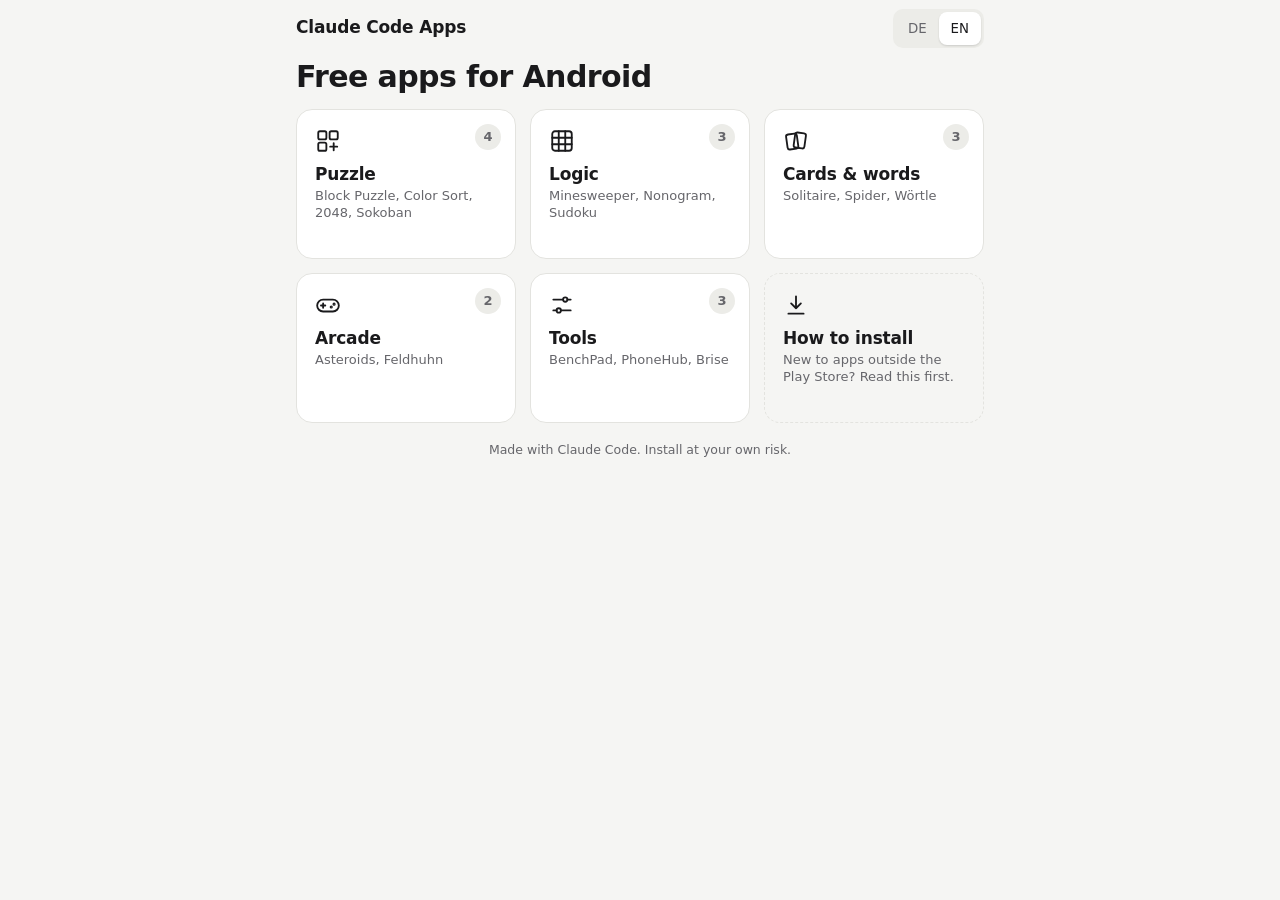
<file: index.html>
<!doctype html><html lang="en"><head><meta charset="utf-8"><meta name="viewport" content="width=device-width,initial-scale=1">
<title>Claude Code Apps</title><link rel="stylesheet" href="style.css"></head>
<body data-page="index"><div id="root"></div><script src="apps.js"></script><script src="site.js"></script></body></html>
</file>
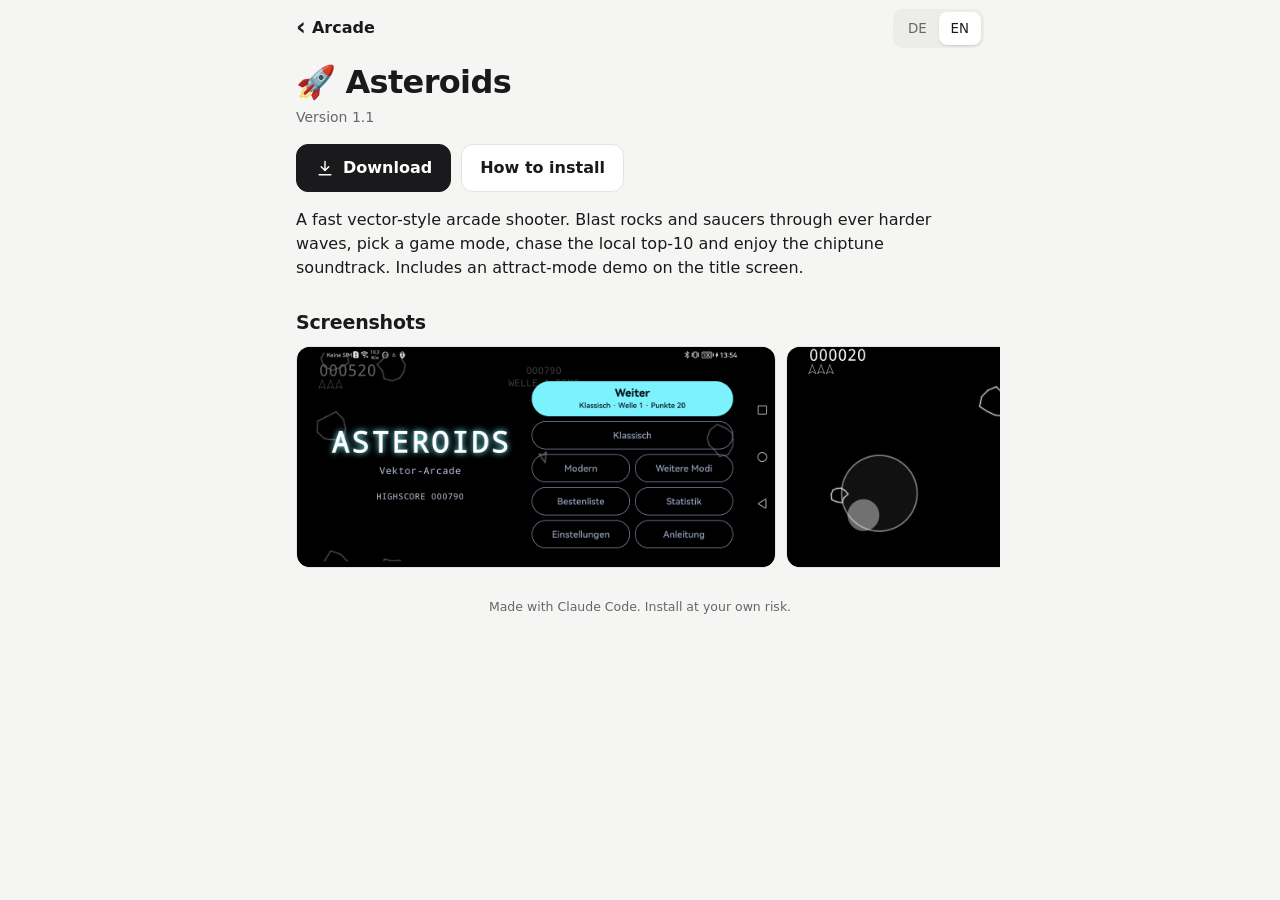
<file: app.html>
<!doctype html><html lang="en"><head><meta charset="utf-8"><meta name="viewport" content="width=device-width,initial-scale=1">
<title>Claude Code Apps</title><link rel="stylesheet" href="style.css"></head>
<body data-page="app"><div id="root"></div><script src="apps.js"></script><script src="site.js"></script></body></html>
</file>
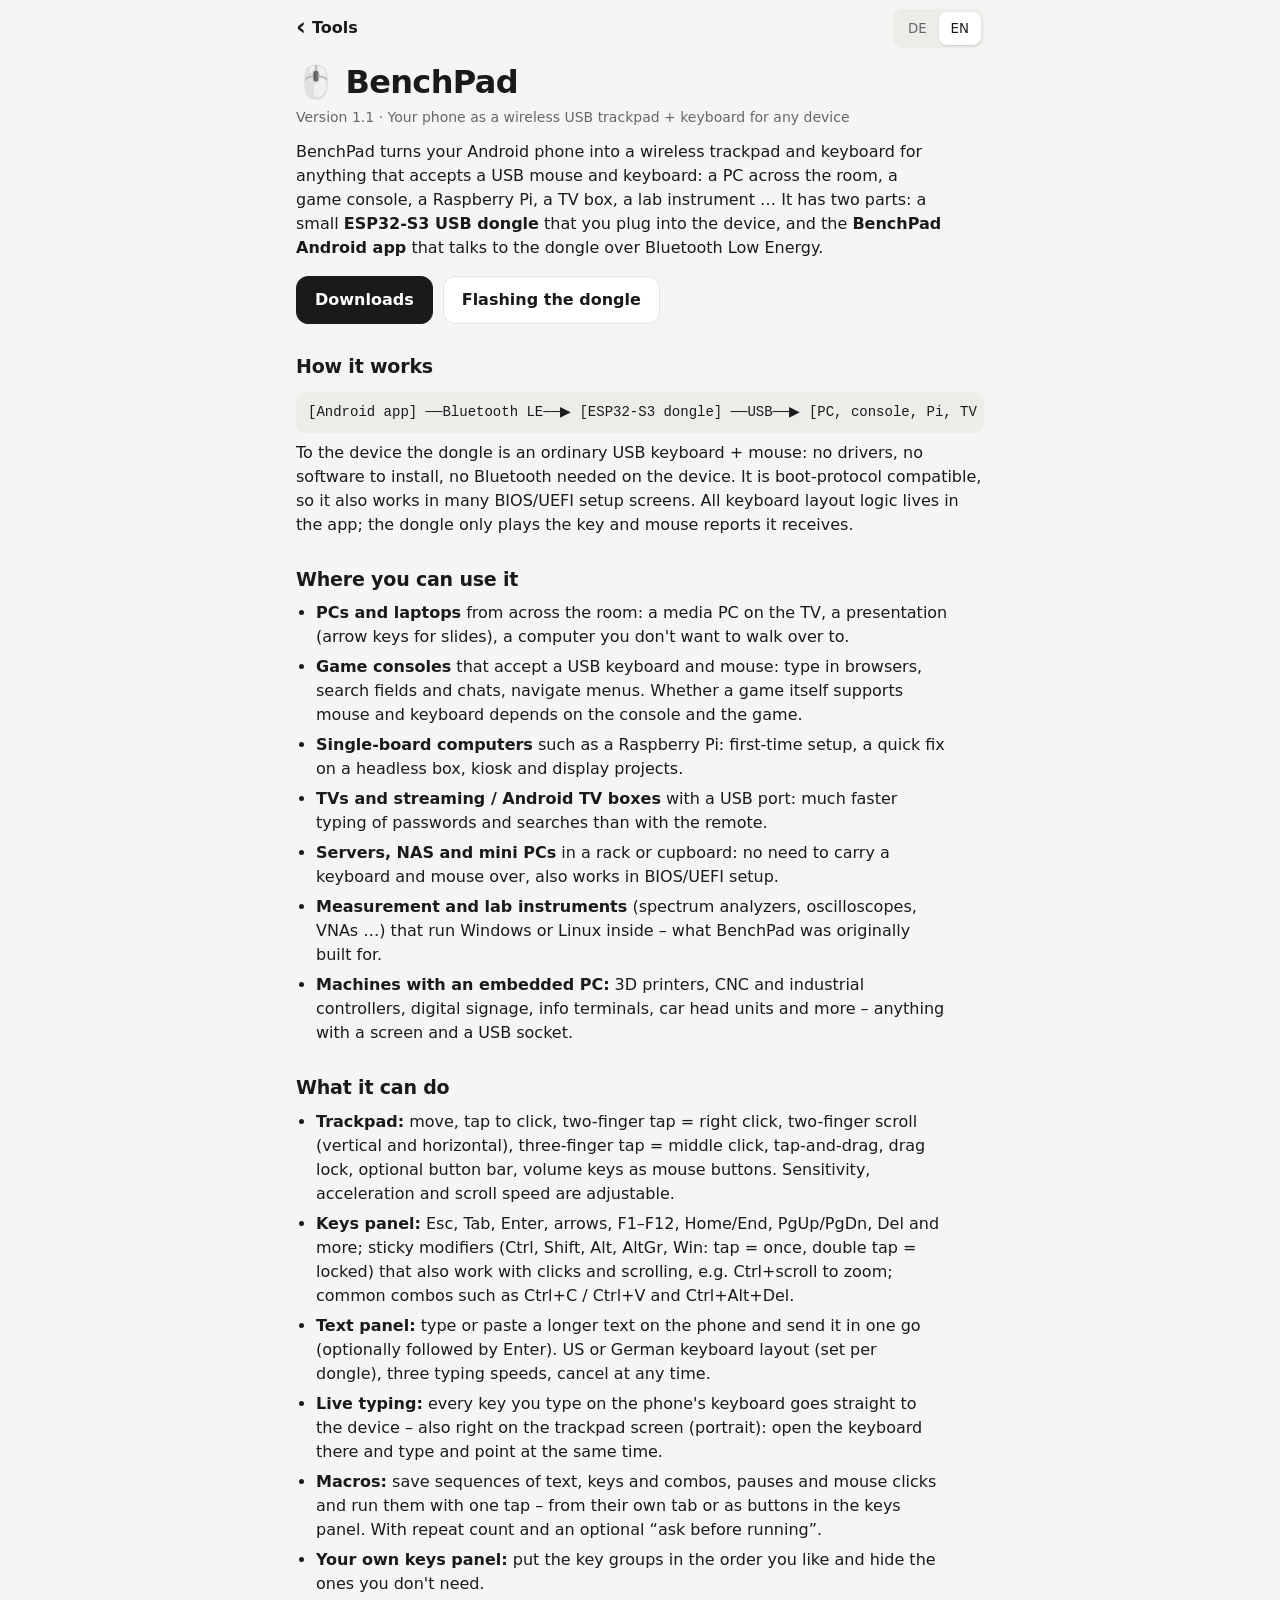
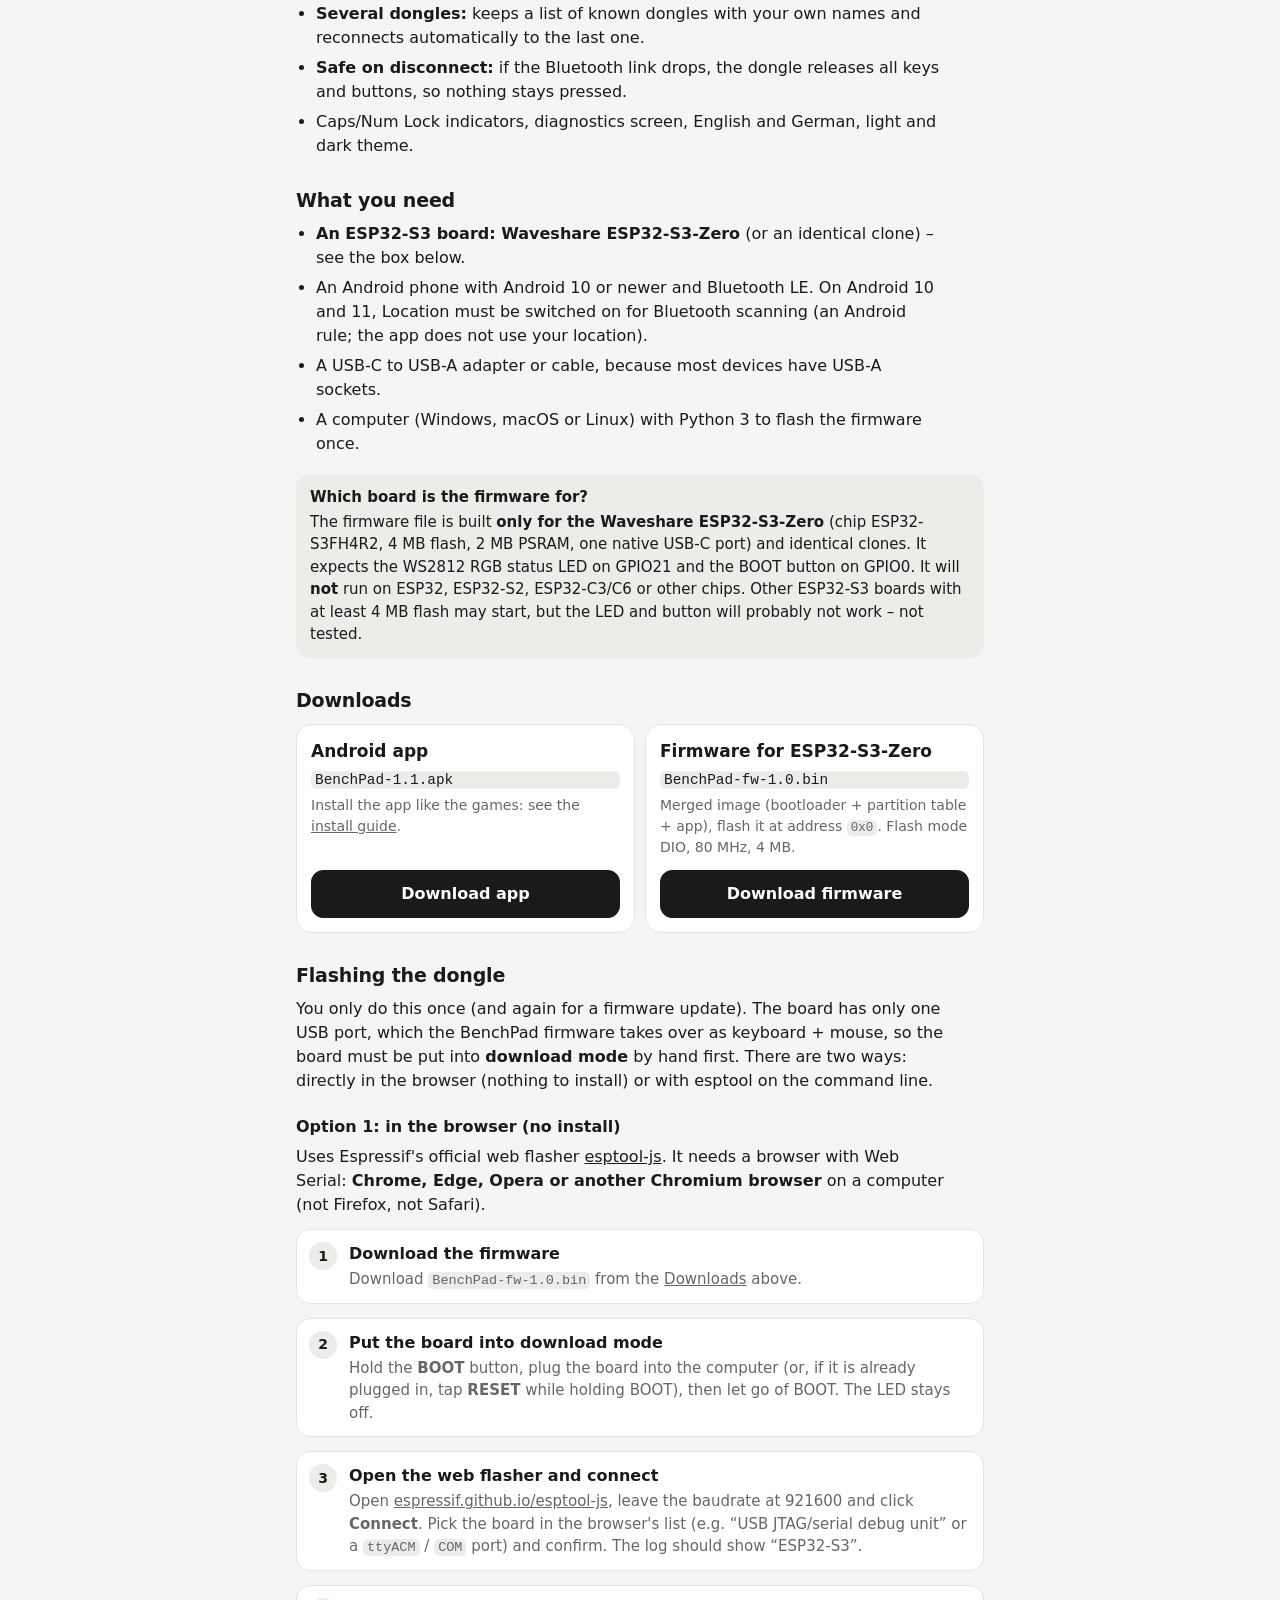
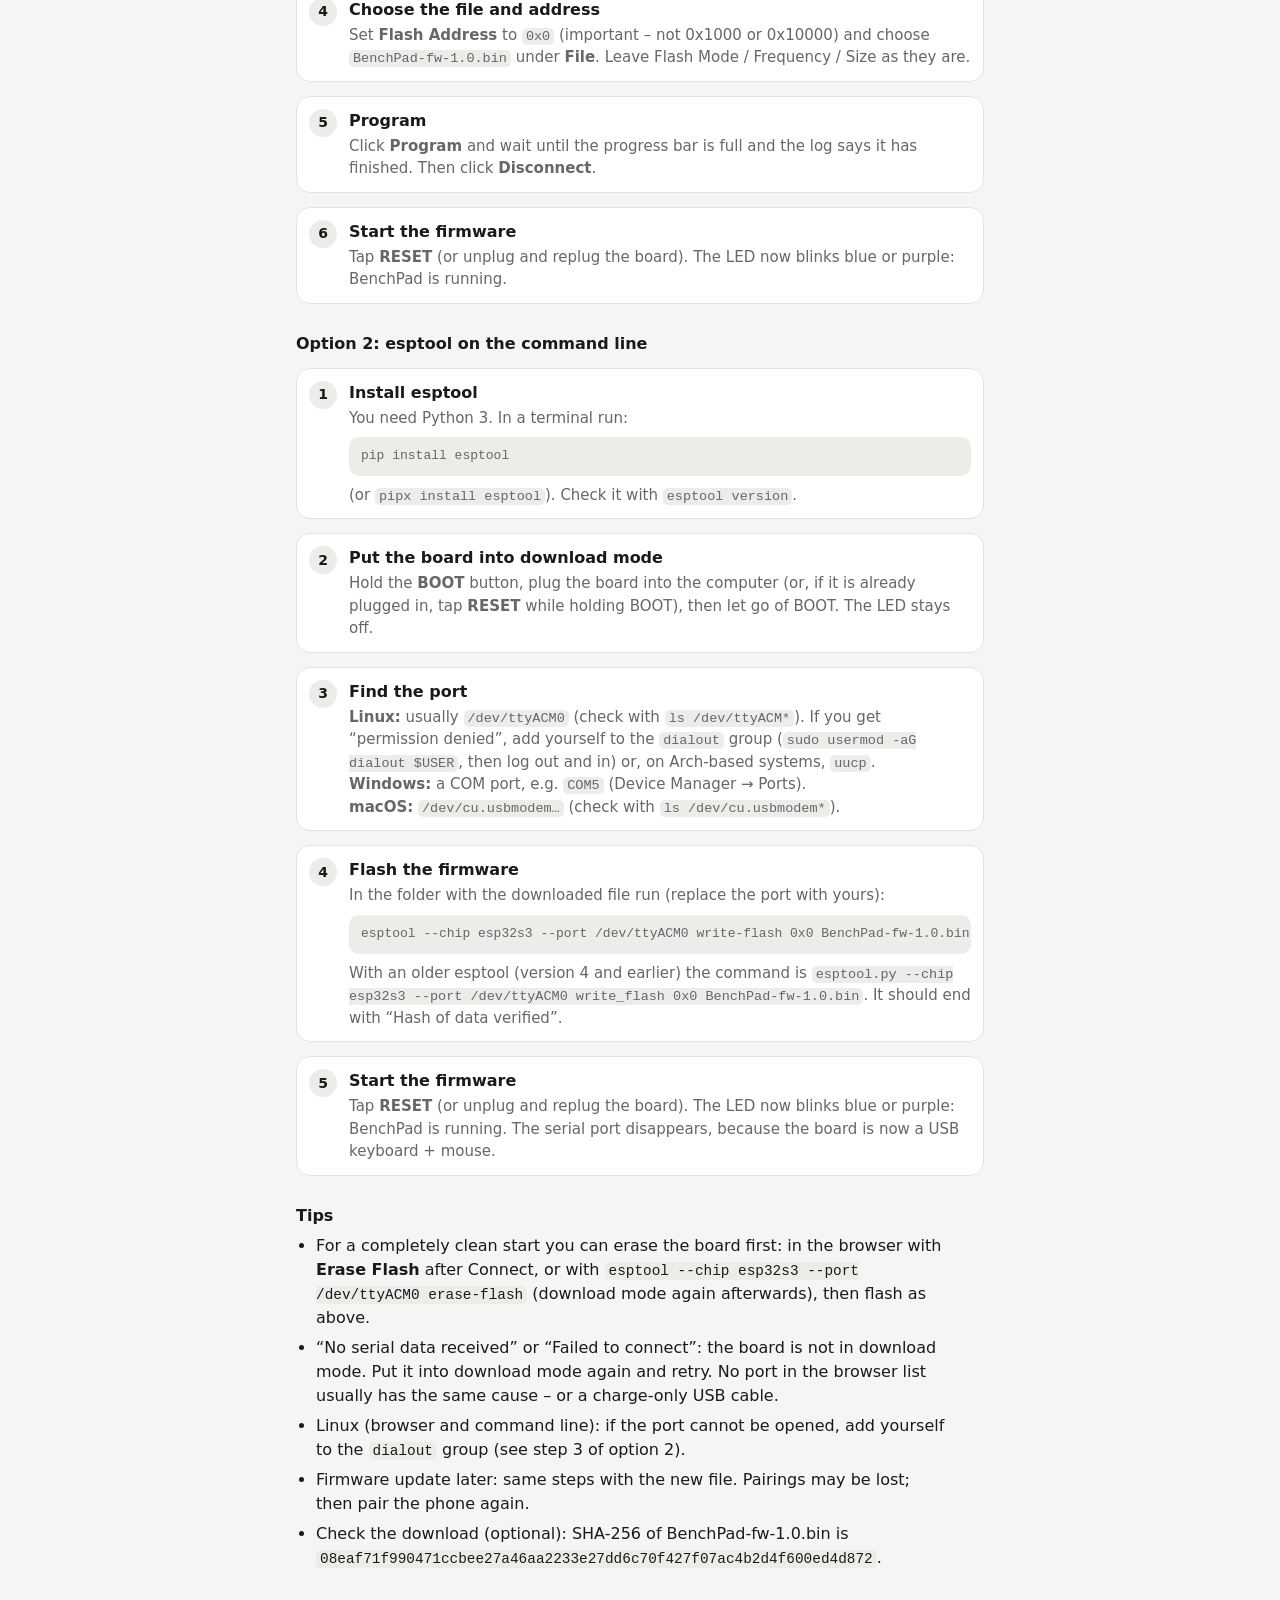
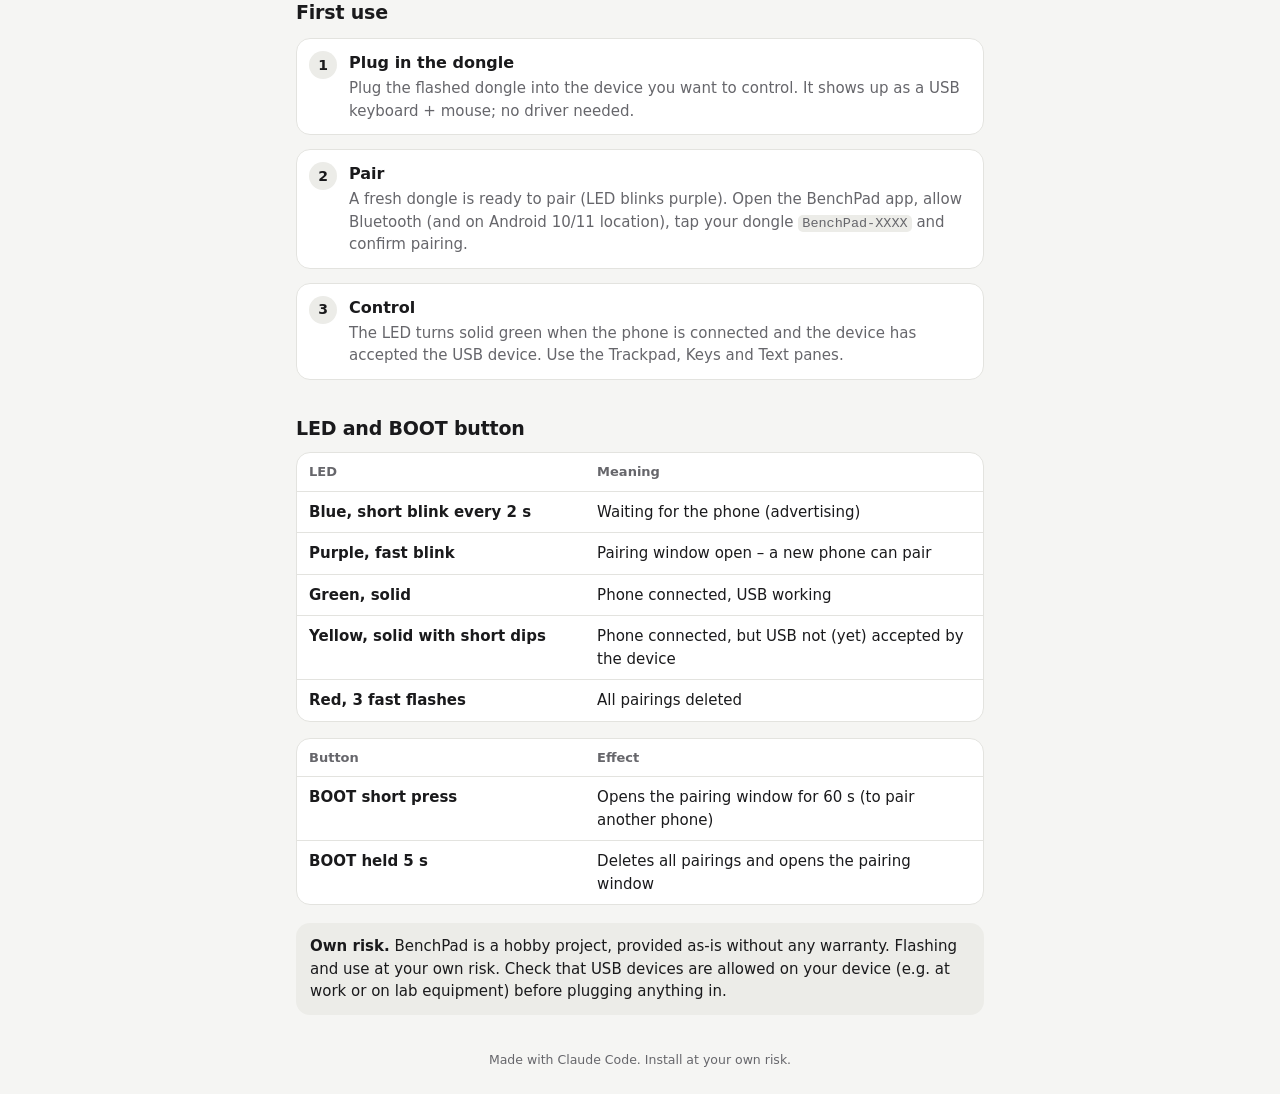
<file: benchpad.html>
<!doctype html><html lang="en"><head><meta charset="utf-8"><meta name="viewport" content="width=device-width,initial-scale=1">
<title>Claude Code Apps</title><link rel="stylesheet" href="style.css"></head>
<body data-page="benchpad"><div id="root"></div><script src="apps.js"></script><script src="benchpad.js"></script><script src="site.js"></script></body></html>
</file>
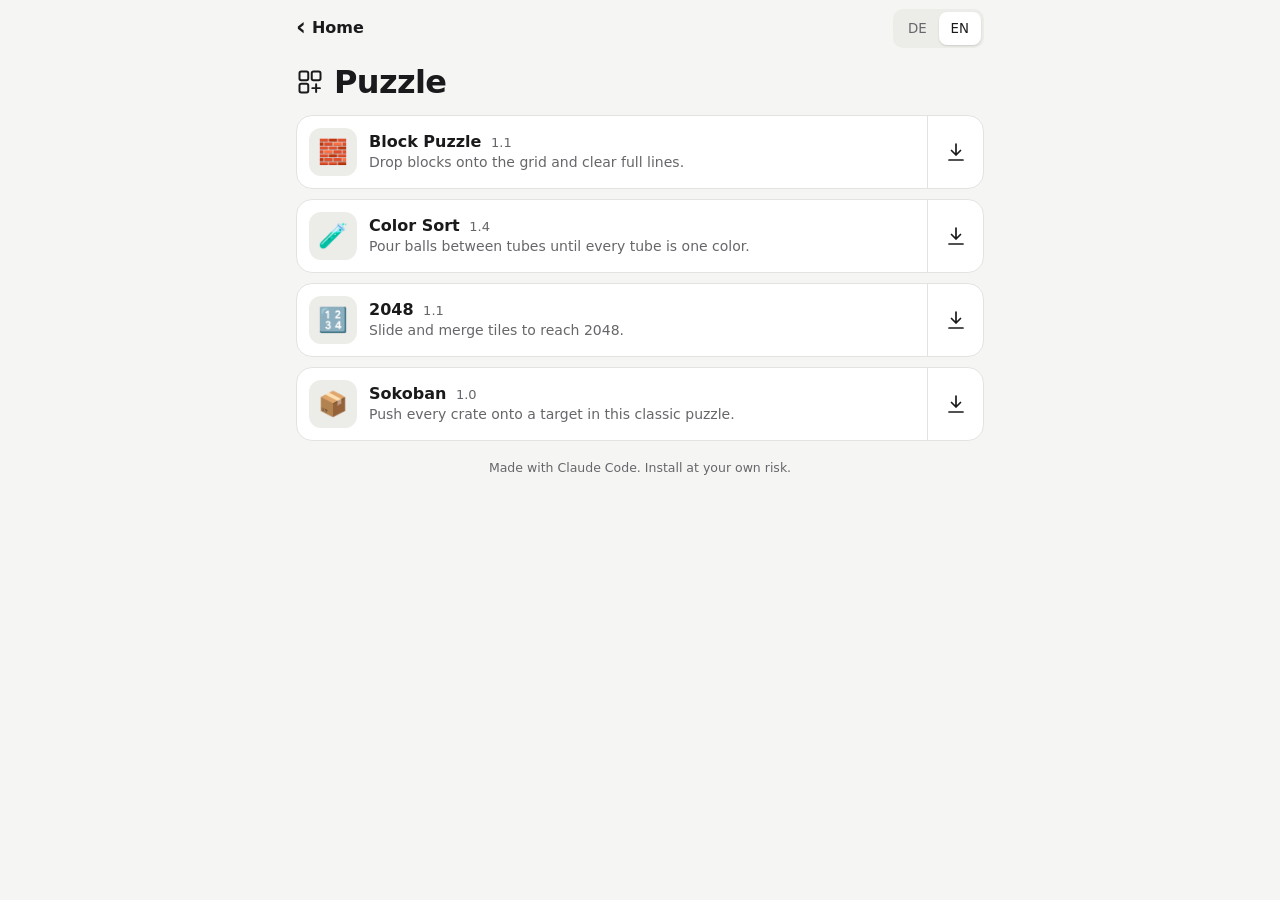
<file: cat.html>
<!doctype html><html lang="en"><head><meta charset="utf-8"><meta name="viewport" content="width=device-width,initial-scale=1">
<title>Claude Code Apps</title><link rel="stylesheet" href="style.css"></head>
<body data-page="cat"><div id="root"></div><script src="apps.js"></script><script src="site.js"></script></body></html>
</file>
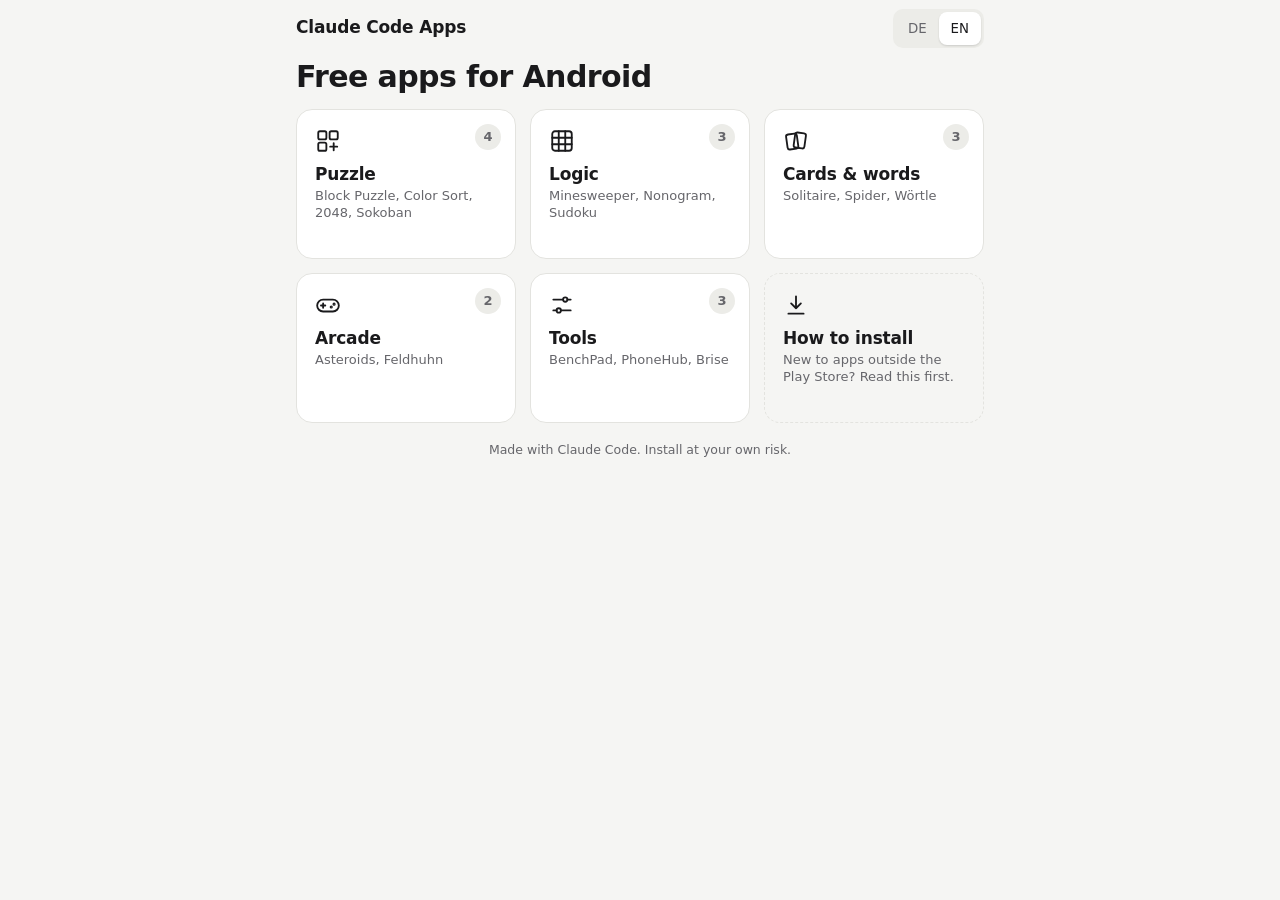
<file: games.html>
<!doctype html><html lang="en"><head><meta charset="utf-8"><meta name="viewport" content="width=device-width,initial-scale=1">
<title>Claude Code Apps</title><link rel="stylesheet" href="style.css"></head>
<body data-page="games"><div id="root"></div><script src="apps.js"></script><script src="site.js"></script></body></html>
</file>
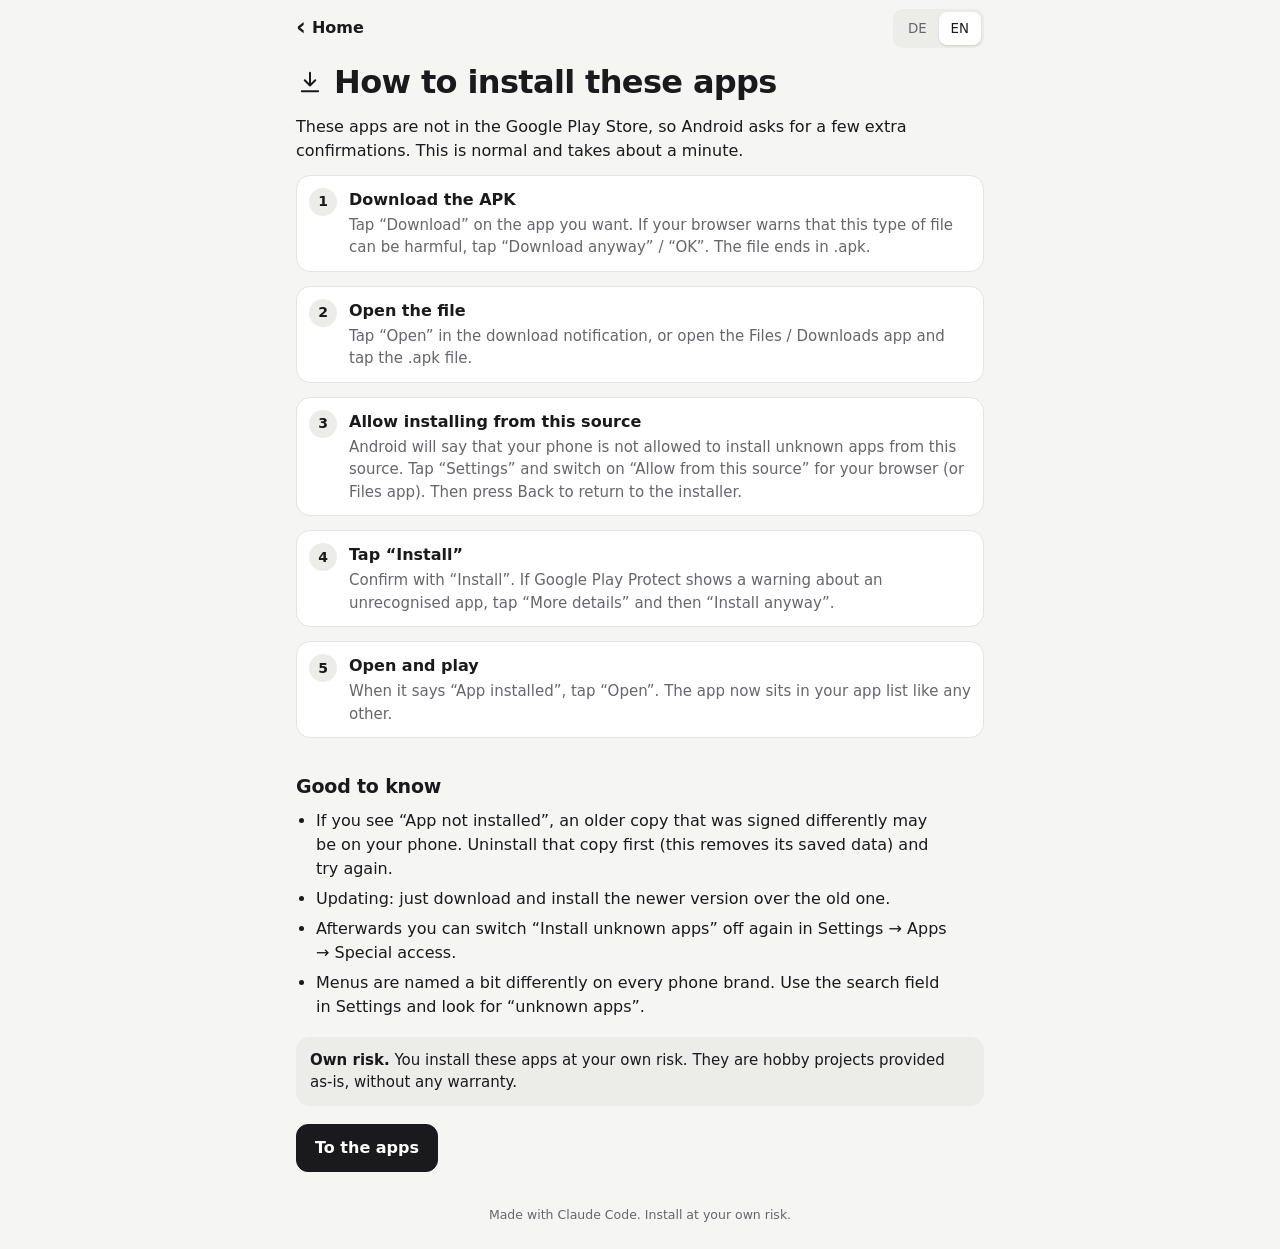
<file: install.html>
<!doctype html><html lang="en"><head><meta charset="utf-8"><meta name="viewport" content="width=device-width,initial-scale=1">
<title>Claude Code Apps</title><link rel="stylesheet" href="style.css"></head>
<body data-page="install"><div id="root"></div><script src="apps.js"></script><script src="site.js"></script></body></html>
</file>
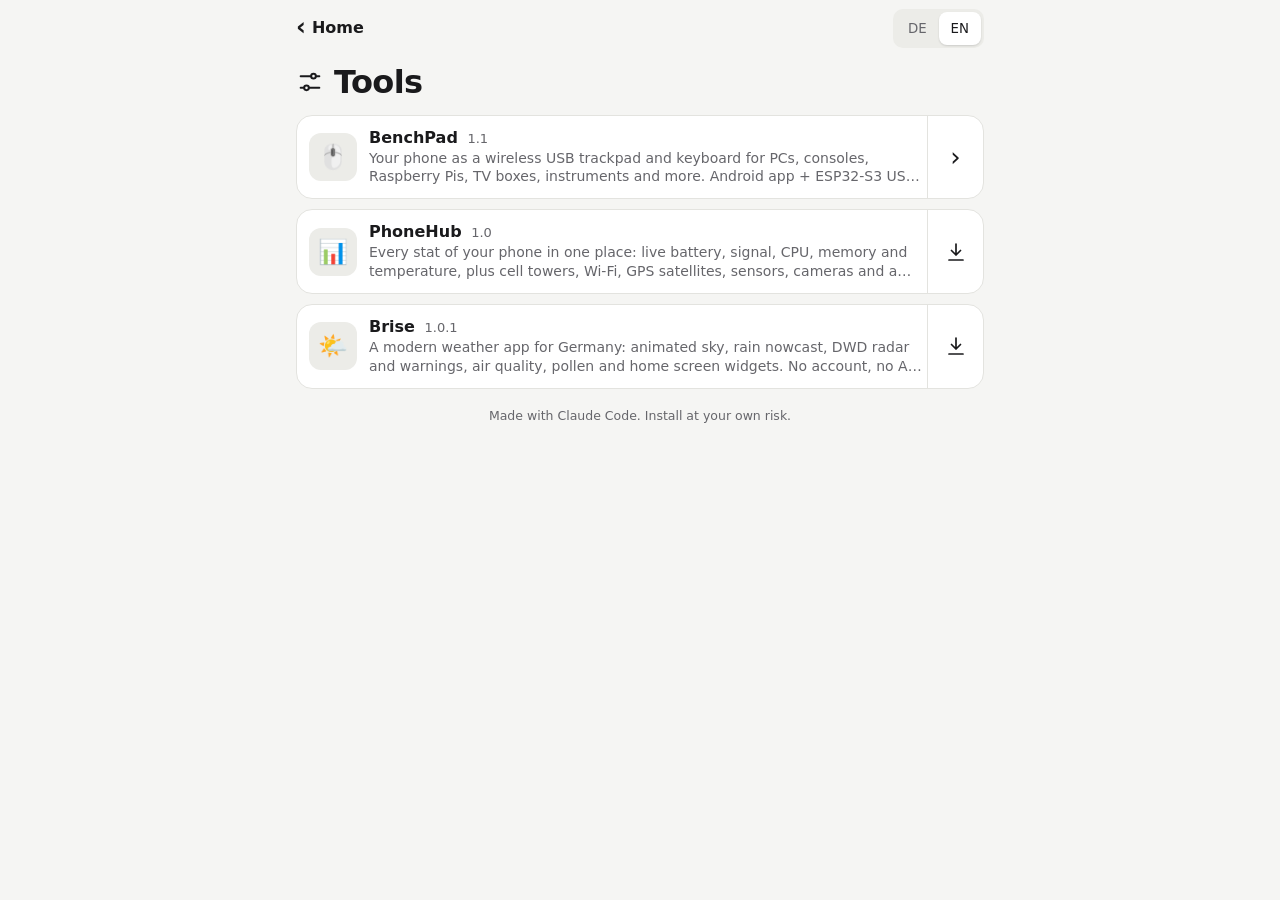
<file: tools.html>
<!doctype html><html lang="en"><head><meta charset="utf-8"><meta name="viewport" content="width=device-width,initial-scale=1">
<title>Claude Code Apps</title><link rel="stylesheet" href="style.css"></head>
<body data-page="tools"><div id="root"></div><script src="apps.js"></script><script src="site.js"></script></body></html>
</file>
<file: style.css>
/* Neutral, phone-first theme. Light and dark follow the system setting. */
*{box-sizing:border-box}
:root{--bg:#f5f5f3;--card:#fff;--ink:#1a1a1c;--mute:#66666b;--line:#e3e3df;--soft:#ecece8;--on:#fff;color-scheme:light dark}
@media(prefers-color-scheme:dark){:root{--bg:#111113;--card:#1c1c1f;--ink:#f1f1ee;--mute:#a3a3a8;--line:#2e2e32;--soft:#26262a;--on:#111113}}
html{-webkit-text-size-adjust:100%}
body{margin:0;background:var(--bg);color:var(--ink);font:400 16px/1.5 system-ui,-apple-system,"Segoe UI",Roboto,"Helvetica Neue",Arial,sans-serif}
a{color:inherit}
.top,main,.foot{max-width:720px;margin:0 auto;padding:0 16px}
.ic{width:24px;height:24px;flex:none}

/* top bar */
.bar{display:flex;align-items:center;justify-content:space-between;gap:12px;height:56px}
.brand{font-weight:700;font-size:17px;letter-spacing:-.01em;text-decoration:none}
.backl{display:inline-flex;align-items:center;gap:6px;min-height:44px;padding-right:12px;font-weight:600;text-decoration:none}
.backl span{font-size:24px;line-height:1;margin-top:-3px}
.lang{display:flex;background:var(--soft);border-radius:10px;padding:3px}
.lang button{border:0;background:none;color:var(--mute);font:600 13px/1 inherit;font-family:inherit;padding:9px 12px;border-radius:8px;cursor:pointer}
.lang button.on{background:var(--card);color:var(--ink);box-shadow:0 1px 2px #0002}

/* landing */
.hero{font-size:clamp(22px,6.4vw,30px);line-height:1.15;letter-spacing:-.02em;font-weight:700;margin:4px 0 14px}
.cats{display:grid;grid-template-columns:1fr 1fr;gap:10px}
.tile{position:relative;display:flex;flex-direction:column;gap:2px;min-height:124px;padding:14px;background:var(--card);border:1px solid var(--line);border-radius:16px;text-decoration:none;transition:border-color .15s,transform .1s}
.tile .ic{width:26px;height:26px;margin-bottom:8px}
.tile b{font-size:17px;font-weight:650;letter-spacing:-.01em;line-height:1.25}
.tile small{font-size:13px;line-height:1.35;color:var(--mute);display:-webkit-box;-webkit-line-clamp:2;-webkit-box-orient:vertical;overflow:hidden}
.tile .count{position:absolute;top:14px;right:14px;min-width:26px;height:26px;padding:0 8px;border-radius:13px;background:var(--soft);color:var(--mute);font-size:13px;font-weight:600;display:grid;place-items:center}
.tile.alt{background:none;border-style:dashed}
.tile:hover,.item:hover{border-color:var(--mute)}
.tile:active{transform:scale(.98)}
@media(min-width:600px){.cats{grid-template-columns:repeat(3,1fr);gap:14px}.tile{min-height:150px;padding:18px}}

/* page title */
.pt{display:flex;align-items:center;gap:10px;font-size:clamp(24px,7vw,32px);line-height:1.15;letter-spacing:-.02em;font-weight:700;margin:8px 0 14px}
.pt .ic{width:28px;height:28px}
.emo{font-size:1em;line-height:1}

/* category list */
.list{display:grid;gap:10px}
.item{display:flex;align-items:stretch;background:var(--card);border:1px solid var(--line);border-radius:16px;overflow:hidden}
.item .main{flex:1;min-width:0;display:flex;align-items:center;gap:12px;padding:12px 4px 12px 12px;text-decoration:none}
.item .emo{flex:none;width:48px;height:48px;display:grid;place-items:center;font-size:24px;background:var(--soft);border-radius:12px}
.item b{display:block;font-weight:650;font-size:16px;line-height:1.3}
.item b i{font-style:normal;font-weight:500;font-size:13px;color:var(--mute);margin-left:4px}
.item small{font-size:14px;line-height:1.35;color:var(--mute);display:-webkit-box;-webkit-line-clamp:2;-webkit-box-orient:vertical;overflow:hidden}
.item .get{flex:none;width:56px;display:grid;place-items:center;border-left:1px solid var(--line);text-decoration:none;font-size:26px}
.item .get:active,.btn:active{opacity:.7}

/* buttons */
.btn{display:inline-flex;align-items:center;justify-content:center;gap:8px;min-height:48px;padding:10px 18px;border:1px solid var(--line);border-radius:12px;background:var(--card);font-weight:600;font-size:16px;text-decoration:none;text-align:center;cursor:pointer}
.btn.main{background:var(--ink);border-color:var(--ink);color:var(--on)}
.btn .ic{width:20px;height:20px}
.row{display:flex;gap:10px;flex-wrap:wrap;margin:16px 0}
.row .btn{flex:1 1 auto}
@media(min-width:600px){.row .btn{flex:0 1 auto}}

/* detail pages */
.detail p,.detail ul{max-width:64ch}
.detail p{margin:0 0 12px}
.ver{color:var(--mute);font-size:14px;margin-top:-8px !important}
.detail h3{font-size:19px;letter-spacing:-.01em;margin:28px 0 8px;scroll-margin-top:12px}
.detail h4{font-size:16px;margin:22px 0 6px}
.detail ul{padding-left:20px;margin:0 0 12px}.detail li{margin-bottom:6px}
.gallery{display:flex;gap:10px;overflow-x:auto;margin:0 -16px;padding:2px 16px 12px;scroll-snap-type:x mandatory;scroll-padding:0 16px;scrollbar-width:thin}
.shot{flex:none;width:min(210px,58vw);aspect-ratio:9/18;position:relative;overflow:hidden;border:1px solid var(--line);border-radius:14px;background:var(--soft);scroll-snap-align:start}
.shot img{position:absolute;inset:0;width:100%;height:100%;object-fit:cover;object-position:top}
.shot.land{aspect-ratio:2340/1080;width:min(480px,86vw)}.shot.land img{object-fit:contain;background:#000}
.steps{list-style:none;counter-reset:s;padding:0;margin:12px 0;display:grid;gap:8px}
.steps li{counter-increment:s;display:grid;grid-template-columns:28px 1fr;gap:2px 12px;padding:12px;background:var(--card);border:1px solid var(--line);border-radius:14px}
.steps li::before{content:counter(s);grid-row:span 2;width:28px;height:28px;display:grid;place-items:center;border-radius:50%;background:var(--soft);font-weight:700;font-size:14px}
.steps li b{font-weight:650}
.steps li span{min-width:0;color:var(--mute);font-size:15px}
.warn,.board{margin:18px 0;padding:12px 14px;background:var(--soft);border-radius:14px;font-size:15px;max-width:none}
.board>b:first-child{display:block;margin-bottom:2px}
.dls{display:grid;grid-template-columns:repeat(auto-fit,minmax(240px,1fr));gap:10px;margin:10px 0}
.dlbox{display:flex;flex-direction:column;gap:6px;padding:14px;background:var(--card);border:1px solid var(--line);border-radius:16px}
.dlbox b{font-size:17px}
.dlbox small{font-size:14px;color:var(--mute);flex:1}
.dlbox .btn{margin-top:6px}
.detail pre{background:var(--soft);padding:10px 12px;border-radius:10px;overflow-x:auto;font:500 13px/1.45 ui-monospace,Menlo,Consolas,monospace;margin:8px 0;white-space:pre}
.detail pre.diagram{font-size:clamp(10px,2.6vw,14px)}
.detail code{font:500 .9em ui-monospace,Menlo,Consolas,monospace;background:var(--soft);padding:1px 4px;border-radius:5px;overflow-wrap:anywhere}
.detail pre code{background:none;padding:0}
.tblw{overflow-x:auto;margin:10px 0 16px;border:1px solid var(--line);border-radius:14px;background:var(--card)}
.tbl{border-collapse:collapse;width:100%;font-size:15px}
.tbl th,.tbl td{padding:9px 12px;text-align:left;vertical-align:top;border-bottom:1px solid var(--line)}
.tbl tr:last-child td{border-bottom:0}
.tbl th{font-size:13px;font-weight:600;color:var(--mute)}
.tbl td:first-child{font-weight:600;width:42%}

.foot{padding:18px 16px 24px;color:var(--mute);font-size:12.5px;text-align:center}
:focus-visible{outline:2px solid var(--ink);outline-offset:2px}
</file>
